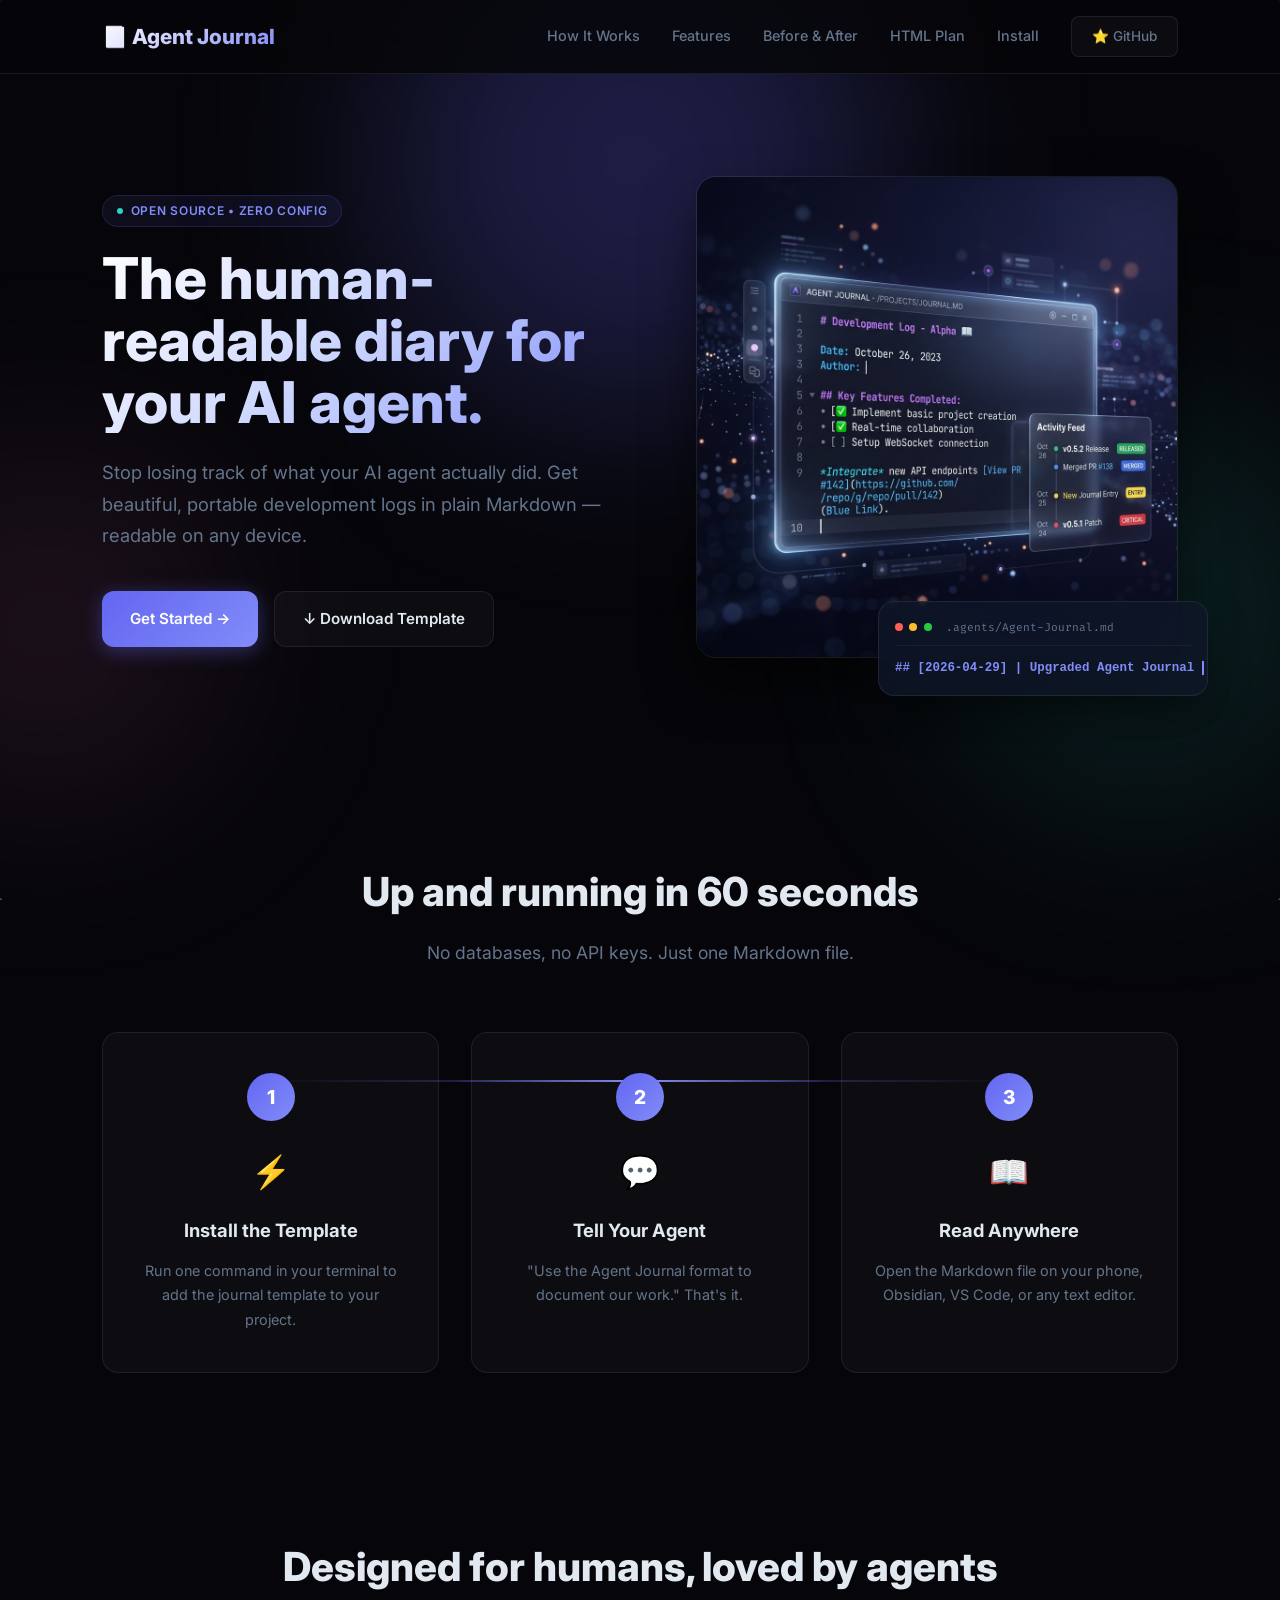
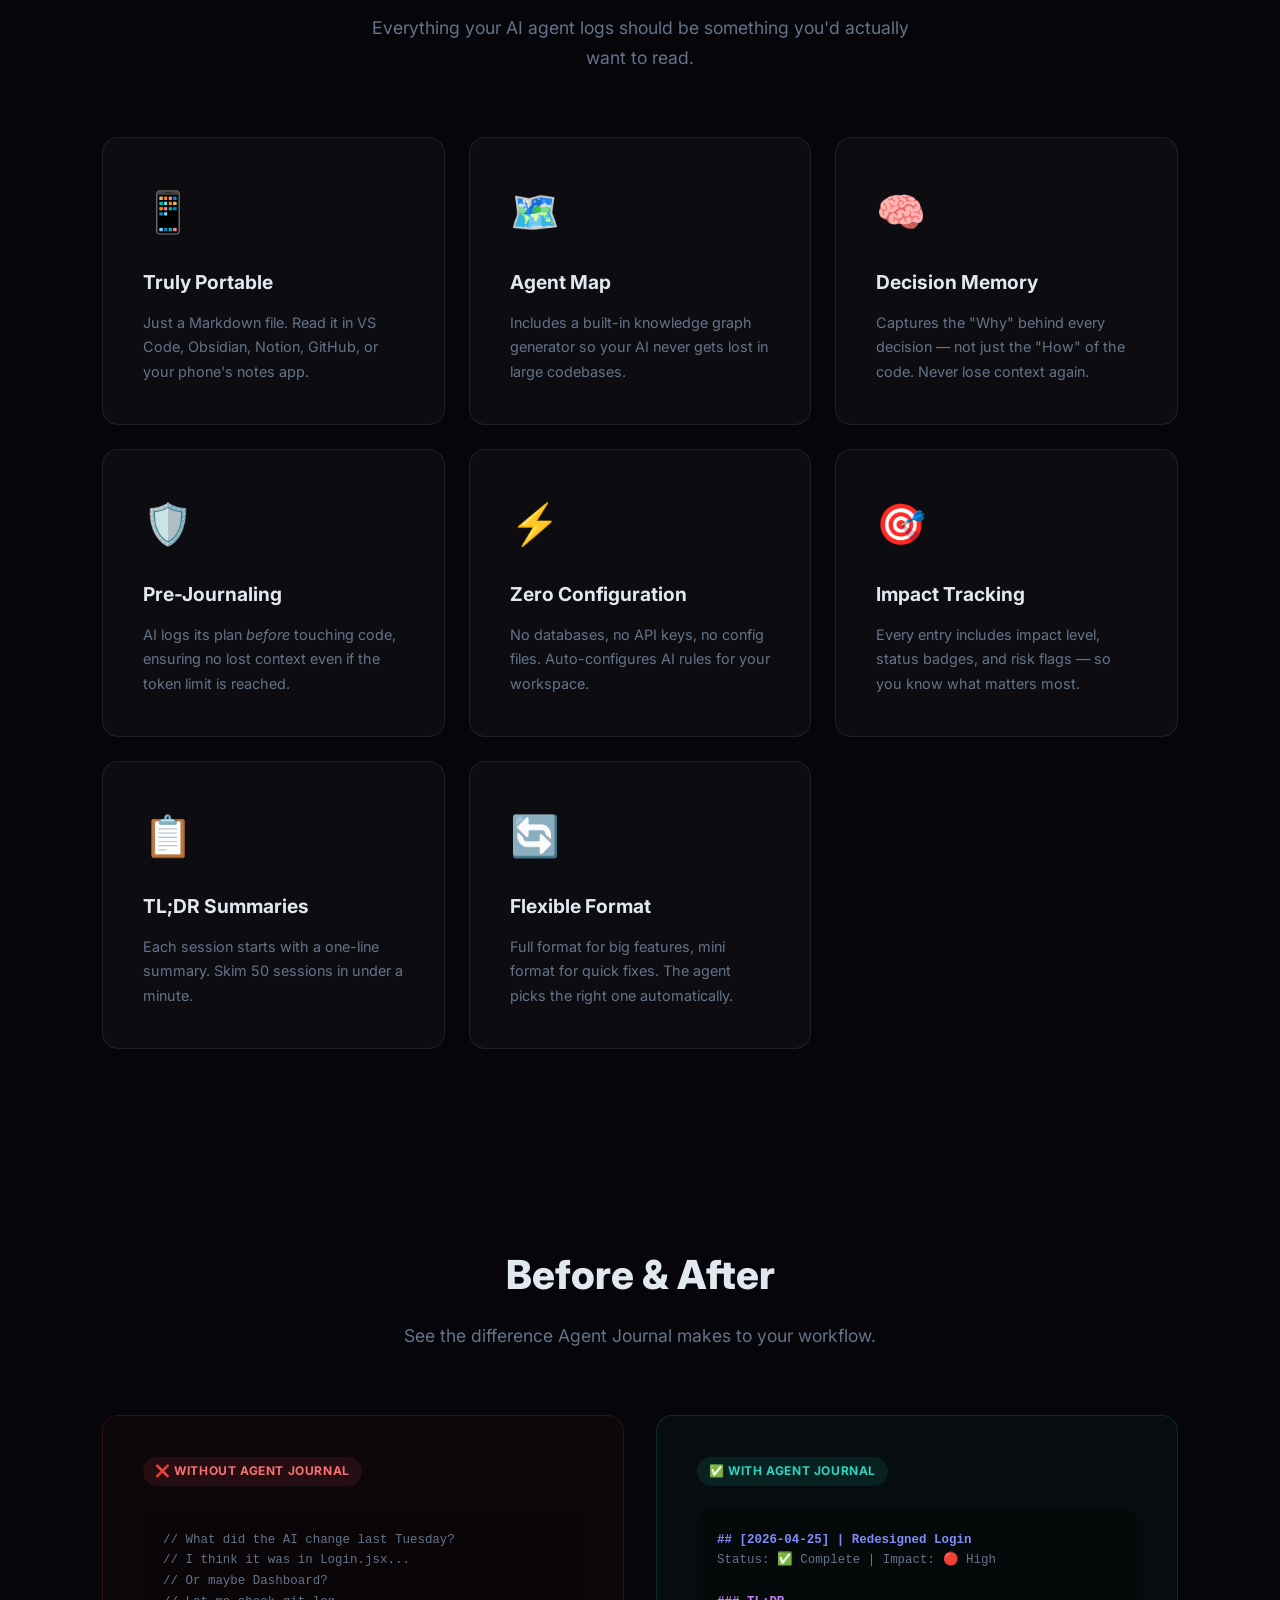
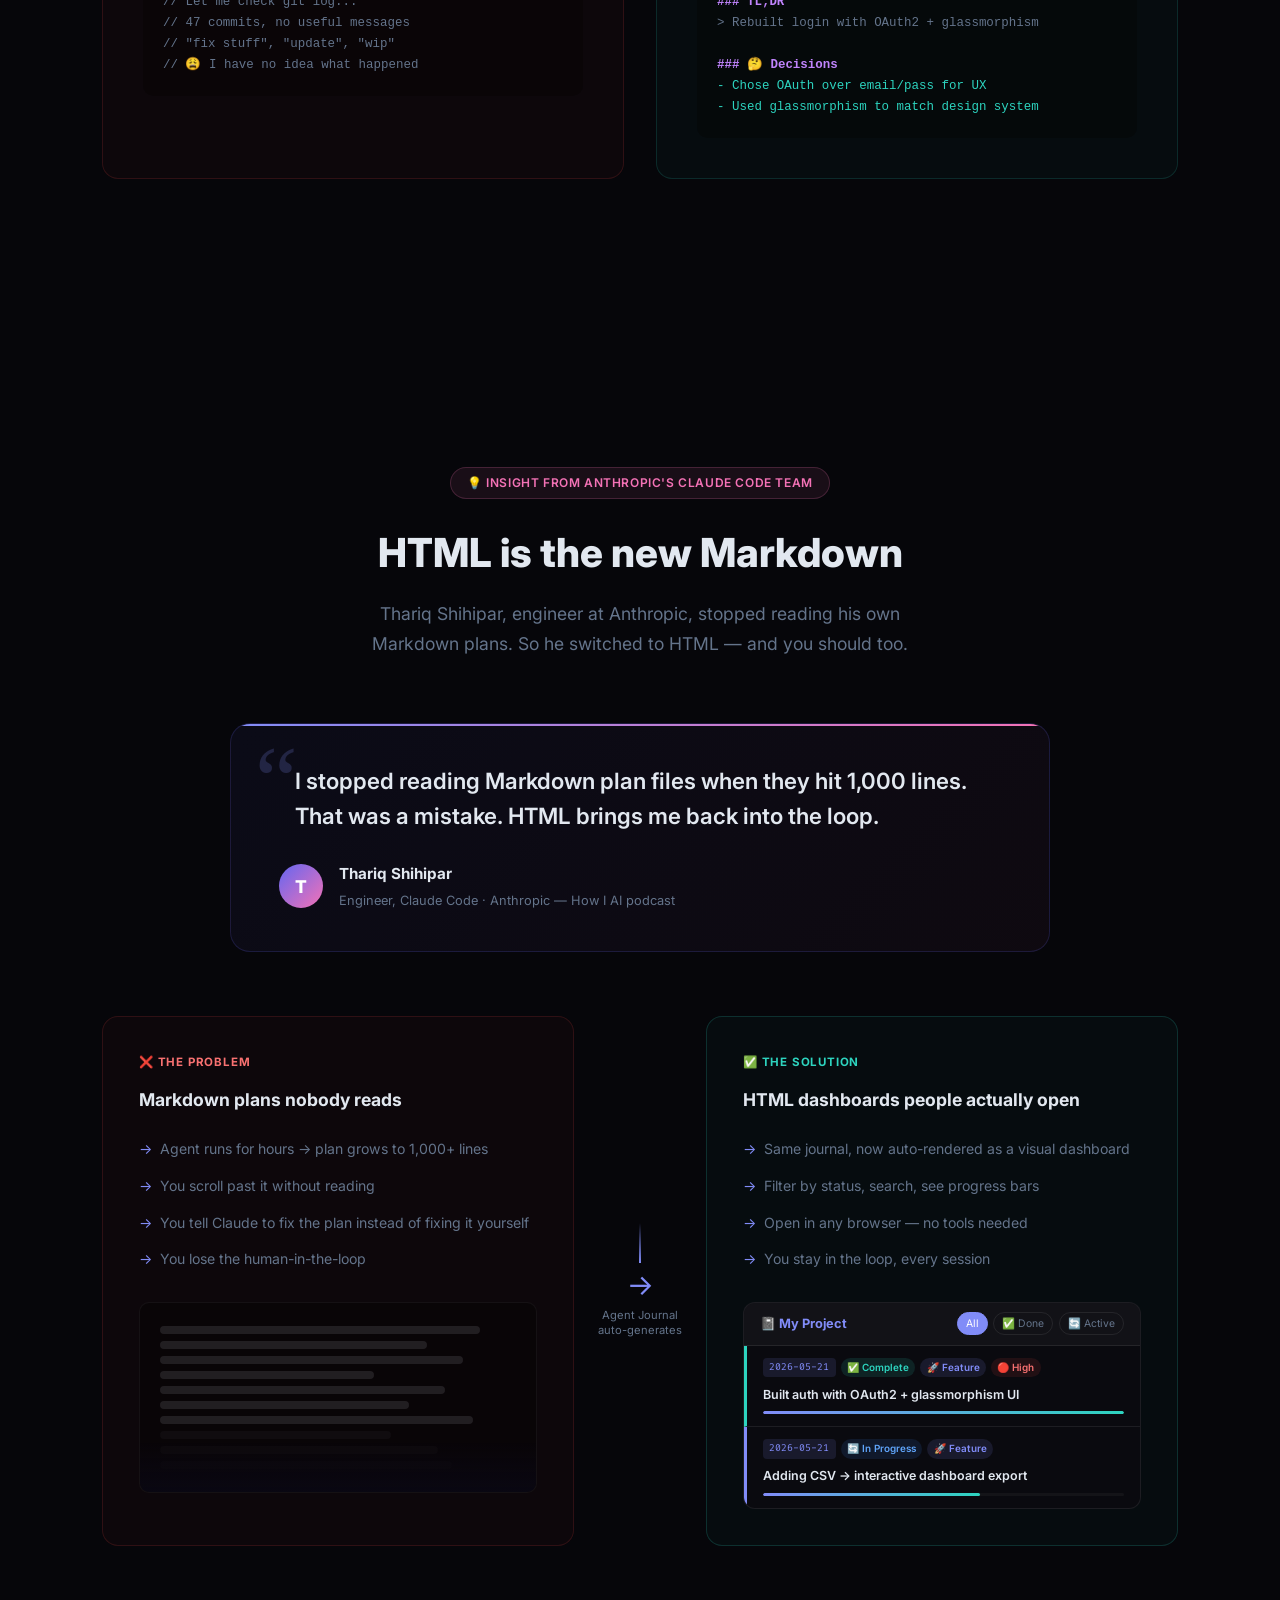
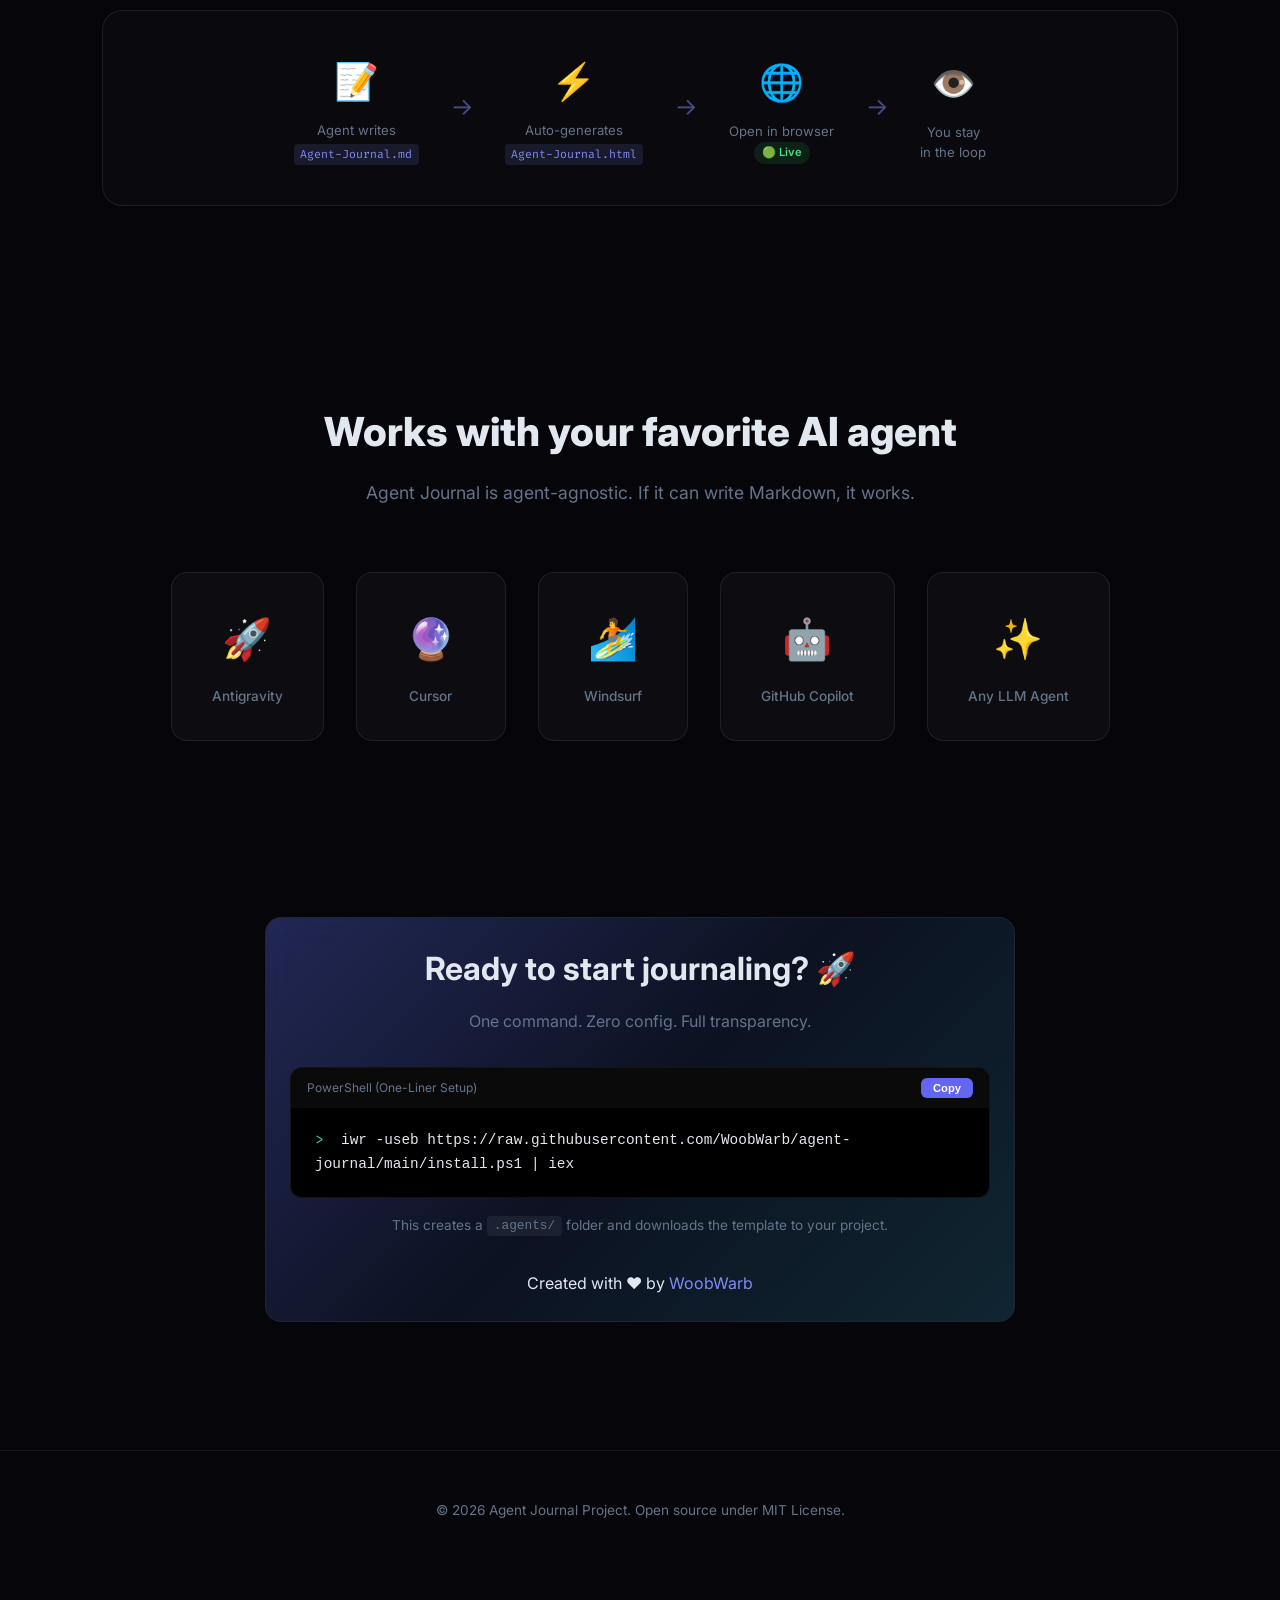
<file: index.html>
<!DOCTYPE html>
<html lang="en">
<head>
    <meta charset="UTF-8">
    <meta name="viewport" content="width=device-width, initial-scale=1.0">
    <title>Agent Journal | Human-Readable AI Development Diary</title>
    <meta name="description" content="Stop losing track of what your AI agent did. Agent Journal creates beautiful, portable development histories in Markdown that you can read anywhere.">
    <meta property="og:title" content="Agent Journal — The Human-Readable AI Diary">
    <meta property="og:description" content="A lightweight skill for AI coding assistants that documents every change in clean, portable Markdown.">
    <meta property="og:type" content="website">
    <meta property="og:image" content="hero.png">
    <link rel="icon" href="data:image/svg+xml,<svg xmlns='http://www.w3.org/2000/svg' viewBox='0 0 100 100'><text y='.9em' font-size='90'>📓</text></svg>">
    <link rel="stylesheet" href="style.css">
    <link rel="preconnect" href="https://fonts.googleapis.com">
    <link rel="preconnect" href="https://fonts.gstatic.com" crossorigin>
    <link href="https://fonts.googleapis.com/css2?family=Inter:wght@300;400;500;600;800&family=Fira+Code:wght@400;500&display=swap" rel="stylesheet">
</head>
<body>
    <!-- Ambient background -->
    <div class="glow-orb orb-1"></div>
    <div class="glow-orb orb-2"></div>
    <div class="glow-orb orb-3"></div>
    <canvas id="particles-canvas"></canvas>

    <!-- Nav -->
    <nav id="navbar">
        <div class="container">
            <div class="logo">📓 Agent Journal</div>
            <div class="nav-links" id="navLinks">
                <a href="#how-it-works">How It Works</a>
                <a href="#features">Features</a>
                <a href="#comparison">Before & After</a>
                <a href="#html-new-md">HTML Plan</a>
                <a href="#setup">Install</a>
                <a href="https://github.com/WoobWarb/agent-journal" target="_blank" class="github-btn">⭐ GitHub</a>
            </div>
            <div class="hamburger" id="hamburger" onclick="toggleMenu()">
                <span></span><span></span><span></span>
            </div>
        </div>
    </nav>

    <!-- Hero -->
    <header class="hero">
        <div class="container grid">
            <div class="hero-content">
                <span class="badge"><span class="pulse"></span> Open Source • Zero Config</span>
                <h1>The human-readable diary for your AI agent.</h1>
                <p>Stop losing track of what your AI agent actually did. Get beautiful, portable development logs in plain Markdown — readable on any device.</p>
                <div class="hero-btns">
                    <a href="#setup" class="btn primary">Get Started →</a>
                    <a href="Agent-Journal.md" download class="btn secondary">↓ Download Template</a>
                </div>
            </div>
            <div class="hero-image">
                <img src="hero.png" alt="Agent Journal Preview" loading="eager">
                <div class="glass-card preview-card" id="typing-card">
                    <div class="card-header">
                        <span class="dot red"></span>
                        <span class="dot yellow"></span>
                        <span class="dot green"></span>
                        <span class="filename">.agents/Agent-Journal.md</span>
                    </div>
                    <div class="card-body">
                        <pre><code id="typed-code"></code></pre>
                    </div>
                </div>
            </div>
        </div>
    </header>

    <!-- How It Works -->
    <section id="how-it-works" class="how-it-works">
        <div class="container">
            <div class="section-title reveal">
                <h2>Up and running in 60 seconds</h2>
                <p>No databases, no API keys. Just one Markdown file.</p>
            </div>
            <div class="steps-grid">
                <div class="step-card reveal">
                    <div class="step-number">1</div>
                    <div class="icon">⚡</div>
                    <h3>Install the Template</h3>
                    <p>Run one command in your terminal to add the journal template to your project.</p>
                </div>
                <div class="step-card reveal">
                    <div class="step-number">2</div>
                    <div class="icon">💬</div>
                    <h3>Tell Your Agent</h3>
                    <p>"Use the Agent Journal format to document our work." That's it.</p>
                </div>
                <div class="step-card reveal">
                    <div class="step-number">3</div>
                    <div class="icon">📖</div>
                    <h3>Read Anywhere</h3>
                    <p>Open the Markdown file on your phone, Obsidian, VS Code, or any text editor.</p>
                </div>
            </div>
        </div>
    </section>

    <!-- Features -->
    <section id="features" class="features">
        <div class="container">
            <div class="section-title reveal">
                <h2>Designed for humans, loved by agents</h2>
                <p>Everything your AI agent logs should be something you'd actually want to read.</p>
            </div>
            <div class="feature-grid">
                <div class="feature-card reveal">
                    <div class="icon">📱</div>
                    <h3>Truly Portable</h3>
                    <p>Just a Markdown file. Read it in VS Code, Obsidian, Notion, GitHub, or your phone's notes app.</p>
                </div>
                <div class="feature-card reveal">
                    <div class="icon">🗺️</div>
                    <h3>Agent Map</h3>
                    <p>Includes a built-in knowledge graph generator so your AI never gets lost in large codebases.</p>
                </div>
                <div class="feature-card reveal">
                    <div class="icon">🧠</div>
                    <h3>Decision Memory</h3>
                    <p>Captures the "Why" behind every decision — not just the "How" of the code. Never lose context again.</p>
                </div>
                <div class="feature-card reveal">
                    <div class="icon">🛡️</div>
                    <h3>Pre-Journaling</h3>
                    <p>AI logs its plan <i>before</i> touching code, ensuring no lost context even if the token limit is reached.</p>
                </div>
                <div class="feature-card reveal">
                    <div class="icon">⚡</div>
                    <h3>Zero Configuration</h3>
                    <p>No databases, no API keys, no config files. Auto-configures AI rules for your workspace.</p>
                </div>
                <div class="feature-card reveal">
                    <div class="icon">🎯</div>
                    <h3>Impact Tracking</h3>
                    <p>Every entry includes impact level, status badges, and risk flags — so you know what matters most.</p>
                </div>
                <div class="feature-card reveal">
                    <div class="icon">📋</div>
                    <h3>TL;DR Summaries</h3>
                    <p>Each session starts with a one-line summary. Skim 50 sessions in under a minute.</p>
                </div>
                <div class="feature-card reveal">
                    <div class="icon">🔄</div>
                    <h3>Flexible Format</h3>
                    <p>Full format for big features, mini format for quick fixes. The agent picks the right one automatically.</p>
                </div>
            </div>
        </div>
    </section>

    <!-- Before / After -->
    <section id="comparison" class="comparison">
        <div class="container">
            <div class="section-title reveal">
                <h2>Before & After</h2>
                <p>See the difference Agent Journal makes to your workflow.</p>
            </div>
            <div class="comparison-grid reveal">
                <div class="compare-card before">
                    <span class="compare-label">❌ Without Agent Journal</span>
                    <pre><code>// What did the AI change last Tuesday?
// I think it was in Login.jsx...
// Or maybe Dashboard? 
// Let me check git log...
// 47 commits, no useful messages
// "fix stuff", "update", "wip"
// 😩 I have no idea what happened</code></pre>
                </div>
                <div class="compare-card after">
                    <span class="compare-label">✅ With Agent Journal</span>
                    <pre><code><span class="md-h2">## [2026-04-25] | Redesigned Login</span>
<span class="md-meta">Status: ✅ Complete | Impact: 🔴 High</span>

<span class="md-h3">### TL;DR</span>
<span class="md-meta">> Rebuilt login with OAuth2 + glassmorphism</span>

<span class="md-h3">### 🤔 Decisions</span>
<span class="md-check">- Chose OAuth over email/pass for UX</span>
<span class="md-check">- Used glassmorphism to match design system</span></code></pre>
                </div>
            </div>
        </div>
    </section>

    <!-- Compatible With -->
    <section class="compatible">

    <!-- HTML is the new Markdown -->
    <section id="html-new-md" class="html-new-md">
        <div class="container">
            <div class="section-title reveal">
                <span class="quote-source-badge">💡 Insight from Anthropic's Claude Code Team</span>
                <h2>HTML is the new Markdown</h2>
                <p>Thariq Shihipar, engineer at Anthropic, stopped reading his own Markdown plans. So he switched to HTML — and you should too.</p>
            </div>

            <!-- Pull quote -->
            <div class="pull-quote reveal">
                <div class="pull-quote-inner">
                    <div class="quote-mark">&ldquo;</div>
                    <blockquote>I stopped reading Markdown plan files when they hit 1,000 lines.<br>That was a mistake. HTML brings me back into the loop.</blockquote>
                    <div class="quote-attribution">
                        <div class="quote-avatar">T</div>
                        <div>
                            <div class="quote-name">Thariq Shihipar</div>
                            <div class="quote-role">Engineer, Claude Code · Anthropic — How I AI podcast</div>
                        </div>
                    </div>
                </div>
            </div>

            <!-- Problem vs Solution -->
            <div class="html-md-grid reveal">
                <div class="html-md-card problem">
                    <div class="html-md-label">❌ The Problem</div>
                    <h3>Markdown plans nobody reads</h3>
                    <ul class="html-md-list">
                        <li>Agent runs for hours → plan grows to 1,000+ lines</li>
                        <li>You scroll past it without reading</li>
                        <li>You tell Claude to fix the plan instead of fixing it yourself</li>
                        <li>You lose the human-in-the-loop</li>
                    </ul>
                    <div class="md-preview-box">
                        <div class="md-preview-line" style="width:90%"></div>
                        <div class="md-preview-line" style="width:75%"></div>
                        <div class="md-preview-line" style="width:85%"></div>
                        <div class="md-preview-line" style="width:60%"></div>
                        <div class="md-preview-line" style="width:80%"></div>
                        <div class="md-preview-line" style="width:70%"></div>
                        <div class="md-preview-line" style="width:88%"></div>
                        <div class="md-preview-line" style="width:65%; opacity:.3"></div>
                        <div class="md-preview-line" style="width:78%; opacity:.2"></div>
                        <div class="md-preview-line" style="width:82%; opacity:.1"></div>
                        <div class="md-fade-out"></div>
                    </div>
                </div>

                <div class="html-md-arrow">
                    <div class="arrow-line"></div>
                    <div class="arrow-tip">→</div>
                    <div class="arrow-label">Agent Journal<br>auto-generates</div>
                </div>

                <div class="html-md-card solution">
                    <div class="html-md-label">✅ The Solution</div>
                    <h3>HTML dashboards people actually open</h3>
                    <ul class="html-md-list">
                        <li>Same journal, now auto-rendered as a visual dashboard</li>
                        <li>Filter by status, search, see progress bars</li>
                        <li>Open in any browser — no tools needed</li>
                        <li>You stay in the loop, every session</li>
                    </ul>
                    <!-- Mini dashboard mockup -->
                    <div class="mini-dashboard">
                        <div class="mini-db-bar">
                            <span class="mini-db-logo">📓 My Project</span>
                            <div class="mini-db-pills">
                                <span class="mini-pill active">All</span>
                                <span class="mini-pill">✅ Done</span>
                                <span class="mini-pill">🔄 Active</span>
                            </div>
                        </div>
                        <div class="mini-card complete">
                            <div class="mini-card-meta"><span class="mini-date">2026-05-21</span><span class="mini-tag done">✅ Complete</span><span class="mini-tag feature">🚀 Feature</span><span class="mini-tag high">🔴 High</span></div>
                            <div class="mini-card-title">Built auth with OAuth2 + glassmorphism UI</div>
                            <div class="mini-progress"><div class="mini-progress-fill" style="width:100%"></div></div>
                        </div>
                        <div class="mini-card in-progress">
                            <div class="mini-card-meta"><span class="mini-date">2026-05-21</span><span class="mini-tag wip">🔄 In Progress</span><span class="mini-tag feature">🚀 Feature</span></div>
                            <div class="mini-card-title">Adding CSV → interactive dashboard export</div>
                            <div class="mini-progress"><div class="mini-progress-fill" style="width:60%"></div></div>
                        </div>
                    </div>
                </div>
            </div>

            <!-- Flow diagram -->
            <div class="html-flow reveal">
                <div class="flow-step">
                    <div class="flow-icon">📝</div>
                    <div class="flow-label">Agent writes<br><code>Agent-Journal.md</code></div>
                </div>
                <div class="flow-arrow">→</div>
                <div class="flow-step">
                    <div class="flow-icon">⚡</div>
                    <div class="flow-label">Auto-generates<br><code>Agent-Journal.html</code></div>
                </div>
                <div class="flow-arrow">→</div>
                <div class="flow-step">
                    <div class="flow-icon">🌐</div>
                    <div class="flow-label">Open in browser<br><span class="flow-badge">🟢 Live</span></div>
                </div>
                <div class="flow-arrow">→</div>
                <div class="flow-step">
                    <div class="flow-icon">👁️</div>
                    <div class="flow-label">You stay<br>in the loop</div>
                </div>
            </div>
        </div>
    </section>

    <!-- Compatible With -->
    <section class="compatible">
        <div class="container">
            <div class="section-title reveal">
                <h2>Works with your favorite AI agent</h2>
                <p>Agent Journal is agent-agnostic. If it can write Markdown, it works.</p>
            </div>
            <div class="compat-grid reveal">
                <div class="compat-item">
                    <span class="compat-icon">🚀</span>
                    <span>Antigravity</span>
                </div>
                <div class="compat-item">
                    <span class="compat-icon">🔮</span>
                    <span>Cursor</span>
                </div>
                <div class="compat-item">
                    <span class="compat-icon">🏄</span>
                    <span>Windsurf</span>
                </div>
                <div class="compat-item">
                    <span class="compat-icon">🤖</span>
                    <span>GitHub Copilot</span>
                </div>
                <div class="compat-item">
                    <span class="compat-icon">✨</span>
                    <span>Any LLM Agent</span>
                </div>
            </div>
        </div>
    </section>

    <!-- Setup CTA -->
    <section id="setup" class="setup">
        <div class="container">
            <div class="glass-card setup-card reveal">
                <h2>Ready to start journaling? 🚀</h2>
                <p>One command. Zero config. Full transparency.</p>
                <div class="terminal" id="terminal-card">
                    <div class="terminal-header">
                        <span class="terminal-title">PowerShell (One-Liner Setup)</span>
                        <button class="copy-btn" id="copyBtn" onclick="copyCommand()">Copy</button>
                    </div>
                    <div class="terminal-body">
                        <span class="prompt">></span> <code id="install-cmd">iwr -useb https://raw.githubusercontent.com/WoobWarb/agent-journal/main/install.ps1 | iex</code>
                    </div>
                </div>
                <p class="hint">This creates a <code>.agents/</code> folder and downloads the template to your project.</p>
                <div class="footer-links">
                    <p>Created with ❤️ by <a href="https://github.com/WoobWarb">WoobWarb</a></p>
                </div>
            </div>
        </div>
    </section>

    <footer>
        <div class="container">
            <p>&copy; 2026 Agent Journal Project. Open source under MIT License.</p>
        </div>
    </footer>

    <script>
    // === Particles ===
    (function() {
        const canvas = document.getElementById('particles-canvas');
        const ctx = canvas.getContext('2d');
        let particles = [];
        const COUNT = 50;

        function resize() { canvas.width = window.innerWidth; canvas.height = window.innerHeight; }
        window.addEventListener('resize', resize); resize();

        for (let i = 0; i < COUNT; i++) {
            particles.push({
                x: Math.random() * canvas.width, y: Math.random() * canvas.height,
                vx: (Math.random() - 0.5) * 0.3, vy: (Math.random() - 0.5) * 0.3,
                r: Math.random() * 1.5 + 0.5, a: Math.random() * 0.5 + 0.1
            });
        }

        function draw() {
            ctx.clearRect(0, 0, canvas.width, canvas.height);
            particles.forEach(p => {
                p.x += p.vx; p.y += p.vy;
                if (p.x < 0) p.x = canvas.width; if (p.x > canvas.width) p.x = 0;
                if (p.y < 0) p.y = canvas.height; if (p.y > canvas.height) p.y = 0;
                ctx.beginPath(); ctx.arc(p.x, p.y, p.r, 0, Math.PI * 2);
                ctx.fillStyle = `rgba(129, 140, 248, ${p.a})`; ctx.fill();
            });
            requestAnimationFrame(draw);
        }
        draw();
    })();

    // === Typing Effect ===
    (function() {
        const lines = [
            { text: '## [2026-04-29] | Upgraded Agent Journal', cls: 'md-h2' },
            { text: '**Status:** ✅ Complete', cls: 'md-meta' },
            { text: '**Type:** 🚀 Feature | **Impact:** 🔴 High', cls: 'md-meta' },
            { text: '', cls: '' },
            { text: '### TL;DR', cls: 'md-h3' },
            { text: '> Rebuilt the entire landing page & skill format', cls: 'md-meta' },
            { text: '', cls: '' },
            { text: '### 📝 Actions', cls: 'md-h3' },
            { text: '- [x] Added animated particles', cls: 'md-check' },
            { text: '- [x] Built typing effect demo', cls: 'md-check' },
            { text: '- [ ] ⏳ Add dark/light toggle', cls: 'md-pending' },
        ];

        const el = document.getElementById('typed-code');
        let lineIdx = 0, charIdx = 0, html = '';

        function type() {
            if (lineIdx >= lines.length) {
                setTimeout(() => { el.innerHTML = ''; html = ''; lineIdx = 0; charIdx = 0; type(); }, 3000);
                return;
            }
            const line = lines[lineIdx];
            if (charIdx === 0 && line.cls) html += `<span class="${line.cls}">`;
            if (charIdx < line.text.length) {
                html += line.text[charIdx]; charIdx++;
                el.innerHTML = html + '<span class="typing-line"> </span>';
                setTimeout(type, 25 + Math.random() * 20);
            } else {
                if (line.cls) html += '</span>';
                html += '\n'; lineIdx++; charIdx = 0;
                setTimeout(type, 80);
            }
        }
        setTimeout(type, 1500);
    })();

    // === Scroll Reveal ===
    const observer = new IntersectionObserver((entries) => {
        entries.forEach(e => { if (e.isIntersecting) e.target.classList.add('visible'); });
    }, { threshold: 0.15 });
    document.querySelectorAll('.reveal').forEach(el => observer.observe(el));

    // === Nav scroll ===
    window.addEventListener('scroll', () => {
        document.getElementById('navbar').classList.toggle('scrolled', window.scrollY > 50);
    });

    // === Hamburger ===
    function toggleMenu() {
        document.getElementById('hamburger').classList.toggle('active');
        document.getElementById('navLinks').classList.toggle('open');
    }
    document.querySelectorAll('.nav-links a').forEach(a => {
        a.addEventListener('click', () => {
            document.getElementById('hamburger').classList.remove('active');
            document.getElementById('navLinks').classList.remove('open');
        });
    });

    // === Copy ===
    function copyCommand() {
        const cmd = document.getElementById('install-cmd').innerText;
        navigator.clipboard.writeText(cmd).then(() => {
            const btn = document.getElementById('copyBtn');
            btn.innerText = 'Copied!'; btn.classList.add('copied');
            setTimeout(() => { btn.innerText = 'Copy'; btn.classList.remove('copied'); }, 2000);
        });
    }
    </script>
</body>
</html>
</file>
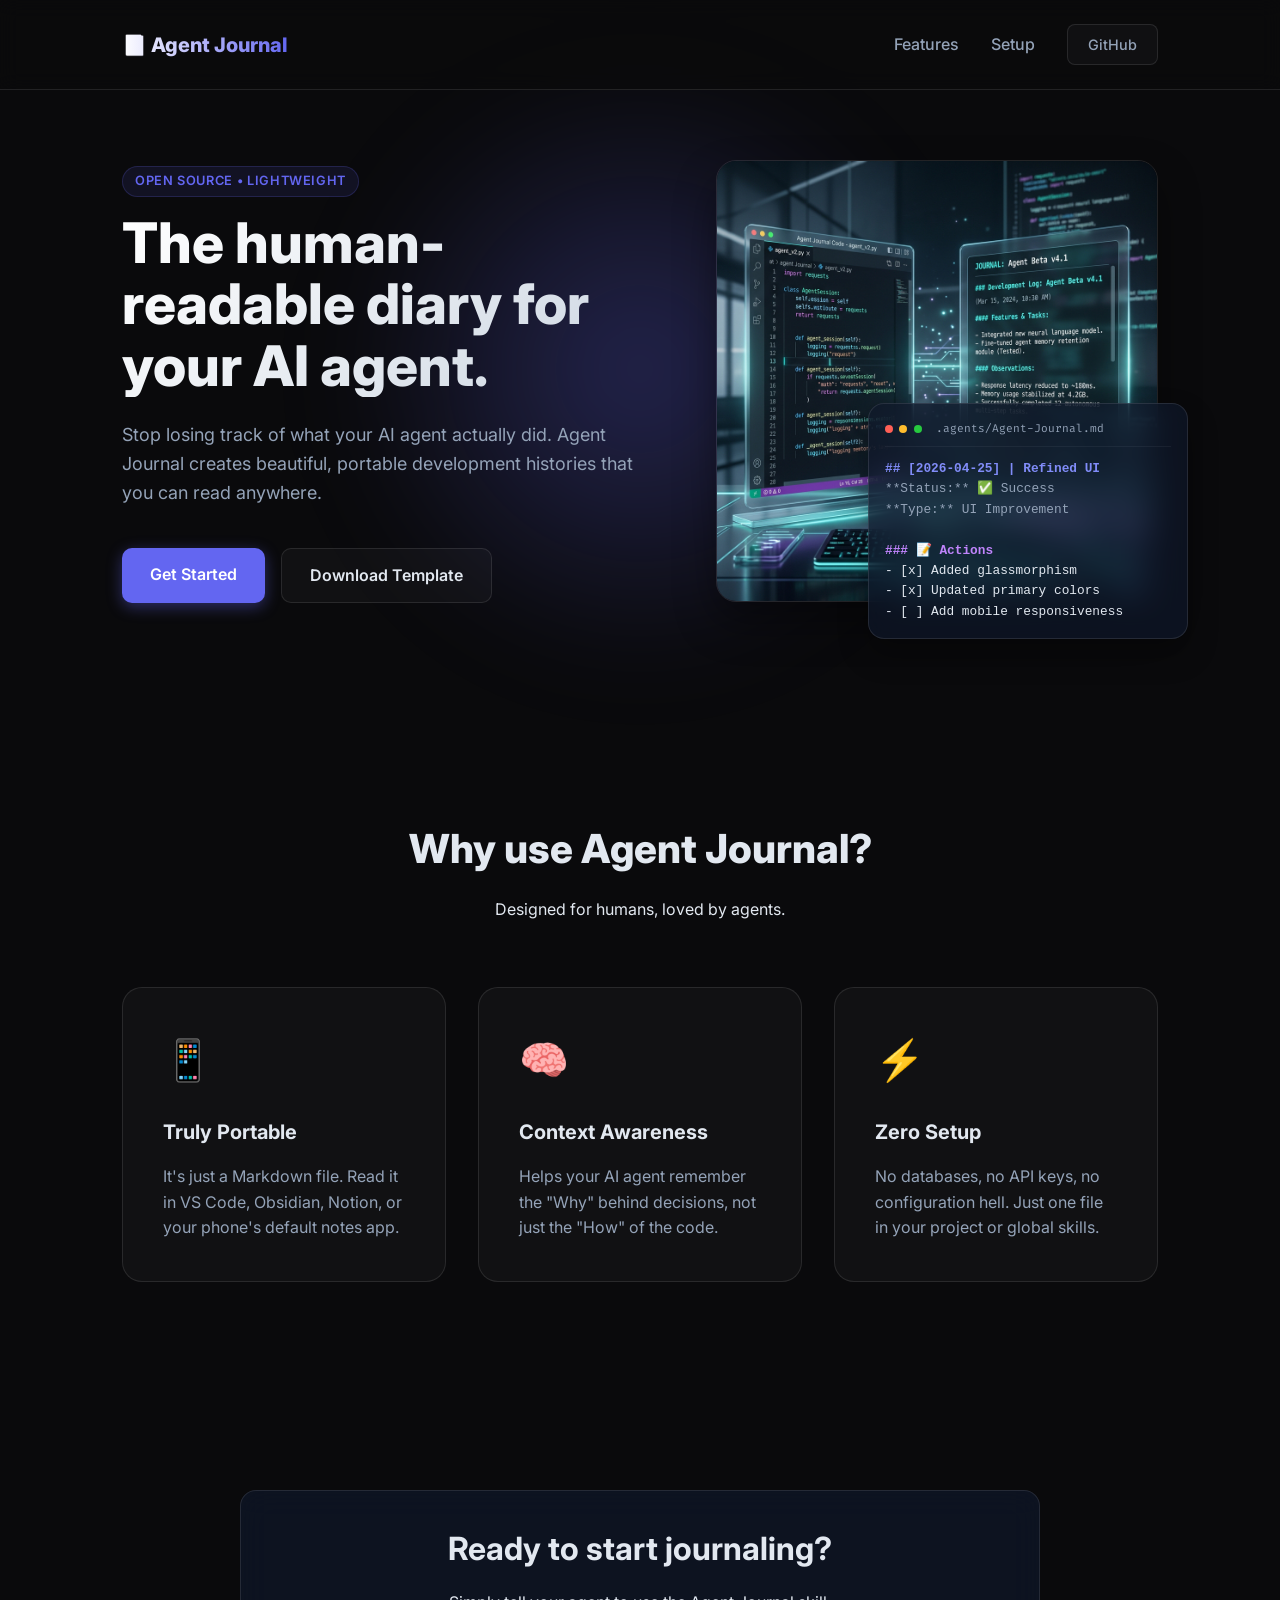
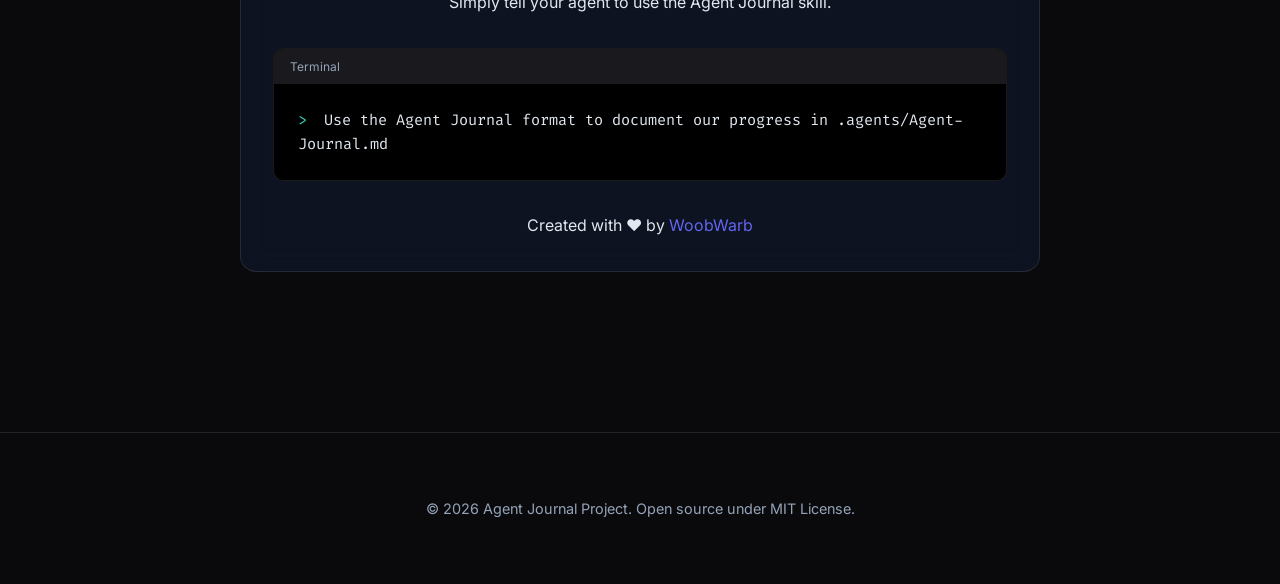
<file: website/index.html>
<!DOCTYPE html>
<html lang="en">
<head>
    <meta charset="UTF-8">
    <meta name="viewport" content="width=device-width, initial-scale=1.0">
    <title>Agent Journal | Human-Readable AI Development Diary</title>
    <link rel="stylesheet" href="style.css">
    <link rel="preconnect" href="https://fonts.googleapis.com">
    <link rel="preconnect" href="https://fonts.gstatic.com" crossorigin>
    <link href="https://fonts.googleapis.com/css2?family=Inter:wght@300;400;600;800&family=Fira+Code:wght@400;500&display=swap" rel="stylesheet">
</head>
<body>
    <nav>
        <div class="container">
            <div class="logo">📓 Agent Journal</div>
            <div class="nav-links">
                <a href="#features">Features</a>
                <a href="#setup">Setup</a>
                <a href="https://github.com/WoobWarb" target="_blank" class="github-btn">GitHub</a>
            </div>
        </div>
    </nav>

    <header class="hero">
        <div class="container grid">
            <div class="hero-content">
                <span class="badge">Open Source • Lightweight</span>
                <h1>The human-readable diary for your AI agent.</h1>
                <p>Stop losing track of what your AI agent actually did. Agent Journal creates beautiful, portable development histories that you can read anywhere.</p>
                <div class="hero-btns">
                    <a href="#setup" class="btn primary">Get Started</a>
                    <a href="Agent-Journal.md" download class="btn secondary">Download Template</a>
                </div>
            </div>
            <div class="hero-image">
                <img src="hero.png" alt="Agent Journal Preview">
                <div class="glass-card preview-card">
                    <div class="card-header">
                        <span class="dot red"></span>
                        <span class="dot yellow"></span>
                        <span class="dot green"></span>
                        <span class="filename">.agents/Agent-Journal.md</span>
                    </div>
                    <div class="card-body">
                        <pre><code><span class="md-h2">## [2026-04-25] | Refined UI</span>
<span class="md-meta">**Status:** ✅ Success</span>
<span class="md-meta">**Type:** UI Improvement</span>

<span class="md-h3">### 📝 Actions</span>
- [x] Added glassmorphism
- [x] Updated primary colors
- [ ] Add mobile responsiveness</code></pre>
                    </div>
                </div>
            </div>
        </div>
    </header>

    <section id="features" class="features">
        <div class="container">
            <div class="section-title">
                <h2>Why use Agent Journal?</h2>
                <p>Designed for humans, loved by agents.</p>
            </div>
            <div class="feature-grid">
                <div class="feature-card">
                    <div class="icon">📱</div>
                    <h3>Truly Portable</h3>
                    <p>It's just a Markdown file. Read it in VS Code, Obsidian, Notion, or your phone's default notes app.</p>
                </div>
                <div class="feature-card">
                    <div class="icon">🧠</div>
                    <h3>Context Awareness</h3>
                    <p>Helps your AI agent remember the "Why" behind decisions, not just the "How" of the code.</p>
                </div>
                <div class="feature-card">
                    <div class="icon">⚡</div>
                    <h3>Zero Setup</h3>
                    <p>No databases, no API keys, no configuration hell. Just one file in your project or global skills.</p>
                </div>
            </div>
        </div>
    </section>

    <section id="setup" class="setup">
        <div class="container">
            <div class="glass-card setup-card">
                <h2>Ready to start journaling?</h2>
                <p>Simply tell your agent to use the Agent Journal skill.</p>
                <div class="terminal">
                    <div class="terminal-header">Terminal</div>
                    <div class="terminal-body">
                        <span class="prompt">></span> Use the Agent Journal format to document our progress in .agents/Agent-Journal.md
                    </div>
                </div>
                <div class="footer-links">
                    <p>Created with ❤️ by <a href="https://github.com/WoobWarb">WoobWarb</a></p>
                </div>
            </div>
        </div>
    </section>

    <footer>
        <div class="container">
            <p>&copy; 2026 Agent Journal Project. Open source under MIT License.</p>
        </div>
    </footer>
</body>
</html>
</file>
<file: style.css>
:root {
    --bg: #06060a;
    --bg-alt: #0c0c14;
    --card-bg: rgba(255, 255, 255, 0.03);
    --border: rgba(255, 255, 255, 0.08);
    --border-hover: rgba(255, 255, 255, 0.15);
    --text: #e2e8f0;
    --text-muted: #64748b;
    --primary: #818cf8;
    --primary-deep: #6366f1;
    --primary-glow: rgba(99, 102, 241, 0.25);
    --secondary: #2dd4bf;
    --accent: #f472b6;
    --glass: rgba(15, 23, 42, 0.75);
    --radius: 16px;
}

* { margin: 0; padding: 0; box-sizing: border-box; }

html { scroll-behavior: smooth; }

body {
    background-color: var(--bg);
    color: var(--text);
    font-family: 'Inter', sans-serif;
    line-height: 1.7;
    overflow-x: hidden;
}

.container { max-width: 1140px; margin: 0 auto; padding: 0 2rem; }

/* ===== ANIMATED BG ===== */
#particles-canvas {
    position: fixed; top: 0; left: 0; width: 100%; height: 100%;
    z-index: 0; pointer-events: none; opacity: 0.5;
}

.glow-orb {
    position: fixed; border-radius: 50%; filter: blur(100px);
    z-index: 0; pointer-events: none; animation: orbFloat 20s ease-in-out infinite;
}
.glow-orb.orb-1 { width: 500px; height: 500px; background: var(--primary-glow); top: -10%; left: 30%; }
.glow-orb.orb-2 { width: 400px; height: 400px; background: rgba(45, 212, 191, 0.12); bottom: 10%; right: -5%; animation-delay: -7s; }
.glow-orb.orb-3 { width: 350px; height: 350px; background: rgba(244, 114, 182, 0.1); top: 50%; left: -10%; animation-delay: -14s; }

@keyframes orbFloat {
    0%, 100% { transform: translate(0, 0) scale(1); }
    33% { transform: translate(30px, -20px) scale(1.05); }
    66% { transform: translate(-20px, 15px) scale(0.95); }
}

/* ===== NAV ===== */
nav {
    padding: 1rem 0; position: fixed; width: 100%; top: 0; z-index: 100;
    background: rgba(6, 6, 10, 0.85); backdrop-filter: blur(20px);
    border-bottom: 1px solid var(--border); transition: all 0.3s;
}
nav.scrolled { box-shadow: 0 4px 30px rgba(0,0,0,0.3); }
nav .container { display: flex; justify-content: space-between; align-items: center; }

.logo {
    font-weight: 800; font-size: 1.3rem; display: flex; align-items: center; gap: 0.5rem;
    background: linear-gradient(135deg, #fff 0%, var(--primary) 100%);
    -webkit-background-clip: text; -webkit-text-fill-color: transparent;
}

.nav-links { display: flex; gap: 2rem; align-items: center; }
.nav-links a {
    text-decoration: none; color: var(--text-muted); font-weight: 500; font-size: 0.9rem;
    transition: color 0.3s; position: relative;
}
.nav-links a::after {
    content: ''; position: absolute; bottom: -4px; left: 0; width: 0; height: 2px;
    background: var(--primary); transition: width 0.3s;
}
.nav-links a:hover { color: var(--text); }
.nav-links a:hover::after { width: 100%; }
.nav-links a.active { color: var(--primary); }
.nav-links a.active::after { width: 100%; }

.github-btn {
    padding: 0.5rem 1.25rem !important; background: var(--card-bg) !important;
    border: 1px solid var(--border) !important; border-radius: 8px !important;
    font-size: 0.85rem !important; transition: all 0.3s !important;
}
.github-btn:hover { background: rgba(255,255,255,0.06) !important; border-color: var(--primary) !important; }
.github-btn::after { display: none !important; }

/* Hamburger */
.hamburger { display: none; flex-direction: column; gap: 5px; cursor: pointer; z-index: 200; }
.hamburger span { width: 24px; height: 2px; background: var(--text); transition: all 0.3s; border-radius: 2px; }
.hamburger.active span:nth-child(1) { transform: rotate(45deg) translate(5px, 5px); }
.hamburger.active span:nth-child(2) { opacity: 0; }
.hamburger.active span:nth-child(3) { transform: rotate(-45deg) translate(5px, -5px); }

/* ===== HERO ===== */
header.hero { padding: 11rem 0 6rem; position: relative; z-index: 1; }

.grid { display: grid; grid-template-columns: 1.1fr 1fr; gap: 4rem; align-items: center; }

.hero-content h1 {
    font-size: 3.6rem; font-weight: 800; line-height: 1.08; margin-bottom: 1.5rem;
    background: linear-gradient(135deg, #fff 0%, #c7d2fe 50%, var(--primary) 100%);
    -webkit-background-clip: text; -webkit-text-fill-color: transparent;
}

.hero-content p { font-size: 1.15rem; color: var(--text-muted); margin-bottom: 2.5rem; max-width: 500px; }

.badge {
    display: inline-flex; align-items: center; gap: 0.5rem;
    padding: 0.3rem 0.85rem; background: rgba(99, 102, 241, 0.08);
    color: var(--primary); border: 1px solid rgba(99, 102, 241, 0.2);
    border-radius: 20px; font-size: 0.75rem; font-weight: 600;
    margin-bottom: 1.25rem; text-transform: uppercase; letter-spacing: 0.06em;
}
.badge .pulse { width: 6px; height: 6px; border-radius: 50%; background: var(--secondary); animation: pulse 2s infinite; }
@keyframes pulse { 0%, 100% { opacity: 1; transform: scale(1); } 50% { opacity: 0.5; transform: scale(1.5); } }

.hero-btns { display: flex; gap: 1rem; }
.btn {
    padding: 0.875rem 1.75rem; border-radius: 12px; text-decoration: none;
    font-weight: 600; font-size: 0.95rem; transition: all 0.3s; display: inline-flex;
    align-items: center; gap: 0.5rem;
}
.btn.primary {
    background: linear-gradient(135deg, var(--primary-deep), var(--primary));
    color: white; box-shadow: 0 4px 20px rgba(99, 102, 241, 0.4);
}
.btn.primary:hover { transform: translateY(-2px); box-shadow: 0 8px 30px rgba(99, 102, 241, 0.5); }
.btn.secondary { background: var(--card-bg); color: var(--text); border: 1px solid var(--border); }
.btn.secondary:hover { background: rgba(255, 255, 255, 0.06); border-color: var(--border-hover); }

/* Hero Image */
.hero-image { position: relative; }
.hero-image img {
    width: 100%; border-radius: 20px;
    box-shadow: 0 25px 50px rgba(0,0,0,0.5); border: 1px solid var(--border);
}

.glass-card {
    background: var(--glass); backdrop-filter: blur(20px);
    border: 1px solid var(--border); border-radius: var(--radius); padding: 1.5rem;
}

.preview-card {
    position: absolute; bottom: -30px; right: -30px; width: 330px; padding: 1rem;
    font-family: 'Fira Code', monospace; font-size: 0.78rem;
    box-shadow: 0 20px 40px rgba(0,0,0,0.4); animation: float 6s ease-in-out infinite;
}
@keyframes float { 0%, 100% { transform: translateY(0); } 50% { transform: translateY(-12px); } }

.card-header {
    display: flex; align-items: center; gap: 0.4rem;
    margin-bottom: 0.75rem; padding-bottom: 0.5rem; border-bottom: 1px solid rgba(255,255,255,0.05);
}
.dot { width: 8px; height: 8px; border-radius: 50%; }
.dot.red { background: #ff5f56; }
.dot.yellow { background: #ffbd2e; }
.dot.green { background: #27c93f; }
.filename { color: var(--text-muted); margin-left: 0.5rem; font-size: 0.7rem; }

.typing-line { border-right: 2px solid var(--primary); animation: blink 1s infinite; display: inline; }
@keyframes blink { 0%, 100% { border-color: var(--primary); } 50% { border-color: transparent; } }

.md-h2 { color: #818cf8; font-weight: bold; }
.md-h3 { color: #c084fc; font-weight: bold; }
.md-meta { color: var(--text-muted); }
.md-check { color: var(--secondary); }
.md-pending { color: var(--accent); }

/* ===== SECTION SHARED ===== */
section { position: relative; z-index: 1; }
.section-title { text-align: center; margin-bottom: 4rem; }
.section-title h2 { font-size: 2.5rem; font-weight: 800; margin-bottom: 0.75rem; }
.section-title p { color: var(--text-muted); font-size: 1.1rem; max-width: 550px; margin: 0 auto; }

/* Scroll reveal */
.reveal { opacity: 0; transform: translateY(30px); transition: all 0.7s cubic-bezier(0.16, 1, 0.3, 1); }
.reveal.visible { opacity: 1; transform: translateY(0); }

/* ===== HOW IT WORKS ===== */
.how-it-works { padding: 6rem 0 4rem; }
.steps-grid { display: grid; grid-template-columns: repeat(3, 1fr); gap: 2rem; position: relative; }
.steps-grid::before {
    content: ''; position: absolute; top: 3rem; left: 15%; right: 15%; height: 2px;
    background: linear-gradient(90deg, transparent, var(--primary-glow), var(--primary), var(--primary-glow), transparent);
}
.step-card {
    text-align: center; padding: 2.5rem 2rem; background: var(--card-bg);
    border: 1px solid var(--border); border-radius: var(--radius); position: relative;
    transition: all 0.3s;
}
.step-card:hover { border-color: var(--primary); transform: translateY(-5px); background: rgba(255,255,255,0.04); }
.step-number {
    width: 48px; height: 48px; border-radius: 50%;
    background: linear-gradient(135deg, var(--primary-deep), var(--primary));
    color: white; font-weight: 800; font-size: 1.2rem;
    display: flex; align-items: center; justify-content: center;
    margin: 0 auto 1.5rem; position: relative; z-index: 2;
}
.step-card .icon { font-size: 2rem; margin-bottom: 1rem; }
.step-card h3 { font-size: 1.15rem; margin-bottom: 0.75rem; }
.step-card p { color: var(--text-muted); font-size: 0.9rem; }

/* ===== FEATURES ===== */
.features { padding: 6rem 0; }
.feature-grid { display: grid; grid-template-columns: repeat(3, 1fr); gap: 1.5rem; }
.feature-card {
    background: var(--card-bg); border: 1px solid var(--border); padding: 2.5rem;
    border-radius: var(--radius); transition: all 0.4s; position: relative; overflow: hidden;
}
.feature-card::before {
    content: ''; position: absolute; top: 0; left: 0; right: 0; height: 3px;
    background: linear-gradient(90deg, var(--primary), var(--secondary)); opacity: 0;
    transition: opacity 0.3s;
}
.feature-card:hover { border-color: var(--primary); transform: translateY(-5px); background: rgba(255,255,255,0.04); }
.feature-card:hover::before { opacity: 1; }
.feature-card .icon { font-size: 2.5rem; margin-bottom: 1.25rem; }
.feature-card h3 { font-size: 1.2rem; margin-bottom: 0.75rem; }
.feature-card p { color: var(--text-muted); font-size: 0.9rem; }

/* ===== BEFORE/AFTER ===== */
.comparison { padding: 6rem 0; }
.comparison-grid { display: grid; grid-template-columns: 1fr 1fr; gap: 2rem; }
.compare-card {
    padding: 2.5rem; border-radius: var(--radius); border: 1px solid var(--border);
    position: relative; overflow: hidden;
}
.compare-card.before { background: rgba(239, 68, 68, 0.03); border-color: rgba(239, 68, 68, 0.15); }
.compare-card.after { background: rgba(45, 212, 191, 0.03); border-color: rgba(45, 212, 191, 0.15); }
.compare-label {
    display: inline-block; padding: 0.25rem 0.75rem; border-radius: 20px;
    font-size: 0.75rem; font-weight: 700; text-transform: uppercase; letter-spacing: 0.05em;
    margin-bottom: 1.5rem;
}
.before .compare-label { background: rgba(239, 68, 68, 0.1); color: #f87171; }
.after .compare-label { background: rgba(45, 212, 191, 0.1); color: var(--secondary); }
.compare-card pre {
    background: rgba(0,0,0,0.3); padding: 1.25rem; border-radius: 10px;
    font-family: 'Fira Code', monospace; font-size: 0.78rem; line-height: 1.6;
    overflow-x: auto; color: var(--text-muted);
}

/* ===== COMPATIBLE ===== */
.compatible { padding: 6rem 0; }
.compat-grid {
    display: flex; justify-content: center; gap: 2rem; flex-wrap: wrap;
}
.compat-item {
    display: flex; flex-direction: column; align-items: center; gap: 0.75rem;
    padding: 2rem 2.5rem; background: var(--card-bg); border: 1px solid var(--border);
    border-radius: var(--radius); transition: all 0.3s; min-width: 150px;
}
.compat-item:hover { border-color: var(--primary); transform: translateY(-3px); }
.compat-item .compat-icon { font-size: 2.5rem; }
.compat-item span:last-child { font-size: 0.85rem; color: var(--text-muted); font-weight: 500; }

/* ===== SETUP / CTA ===== */
.setup { padding: 5rem 0 8rem; }
.setup-card { text-align: center; max-width: 750px; margin: 0 auto; position: relative; overflow: hidden; }
.setup-card::before {
    content: ''; position: absolute; top: -1px; left: -1px; right: -1px; bottom: -1px;
    background: linear-gradient(135deg, var(--primary-glow), transparent 50%, rgba(45,212,191,0.1));
    border-radius: var(--radius); z-index: -1;
}
.setup-card h2 { font-size: 2rem; margin-bottom: 0.75rem; }
.setup-card > p { color: var(--text-muted); }

.terminal {
    background: #000; border-radius: 12px; margin: 2rem 0 1rem;
    text-align: left; overflow: hidden; border: 1px solid var(--border);
}
.terminal-header {
    background: rgba(255,255,255,0.04); padding: 0.6rem 1rem;
    font-size: 0.75rem; color: var(--text-muted);
    display: flex; justify-content: space-between; align-items: center;
}
.copy-btn {
    background: var(--primary-deep); color: white; border: none;
    padding: 0.25rem 0.75rem; border-radius: 6px; font-size: 0.7rem;
    font-weight: 600; cursor: pointer; transition: all 0.2s;
}
.copy-btn:hover { background: #4f46e5; transform: scale(1.05); }
.copy-btn.copied { background: var(--secondary); }
.terminal-body { padding: 1.25rem 1.5rem; font-family: 'Fira Code', monospace; font-size: 0.9rem; }
.terminal-body .prompt { color: var(--secondary); margin-right: 0.5rem; }
.hint { font-size: 0.85rem; color: var(--text-muted); margin-bottom: 2rem; }
.hint code { background: rgba(255,255,255,0.06); padding: 0.15rem 0.4rem; border-radius: 4px; font-size: 0.8rem; }

.footer-links { margin-top: 2rem; }
.footer-links a { color: var(--primary); text-decoration: none; transition: color 0.3s; }
.footer-links a:hover { color: var(--secondary); }

/* ===== HTML IS THE NEW MARKDOWN ===== */
.html-new-md { padding: 6rem 0; }

.quote-source-badge {
    display: inline-block; padding: 0.3rem 1rem;
    background: rgba(244, 114, 182, 0.08); color: var(--accent);
    border: 1px solid rgba(244, 114, 182, 0.2); border-radius: 20px;
    font-size: 0.75rem; font-weight: 600; letter-spacing: 0.05em;
    margin-bottom: 1.25rem; text-transform: uppercase;
}

.pull-quote { margin: 0 auto 4rem; max-width: 820px; }
.pull-quote-inner {
    background: linear-gradient(135deg, rgba(99,102,241,0.06), rgba(244,114,182,0.04));
    border: 1px solid rgba(99,102,241,0.18); border-radius: 20px;
    padding: 2.5rem 3rem; position: relative; overflow: hidden;
}
.pull-quote-inner::before {
    content: ''; position: absolute; top: 0; left: 0; right: 0; height: 2px;
    background: linear-gradient(90deg, var(--primary), var(--accent));
}
.quote-mark {
    font-size: 6rem; line-height: 1; color: var(--primary); opacity: 0.2;
    font-family: Georgia, serif; position: absolute; top: 0.5rem; left: 1.5rem;
}
.pull-quote-inner blockquote {
    font-size: 1.4rem; font-weight: 600; line-height: 1.55; color: var(--text);
    margin-bottom: 1.75rem; padding-left: 1rem; position: relative; z-index: 1;
}
.quote-attribution { display: flex; align-items: center; gap: 1rem; }
.quote-avatar {
    width: 44px; height: 44px; border-radius: 50%; flex-shrink: 0;
    background: linear-gradient(135deg, var(--primary-deep), var(--accent));
    display: flex; align-items: center; justify-content: center;
    font-weight: 800; font-size: 1.1rem; color: white;
}
.quote-name { font-weight: 700; font-size: 0.95rem; margin-bottom: 0.15rem; }
.quote-role { color: var(--text-muted); font-size: 0.8rem; }

/* Problem / Solution grid */
.html-md-grid {
    display: grid; grid-template-columns: 1fr auto 1fr; gap: 0; align-items: center;
    margin-bottom: 4rem;
}
.html-md-card {
    padding: 2.25rem; border-radius: var(--radius); border: 1px solid var(--border);
    height: 100%;
}
.html-md-card.problem { background: rgba(239,68,68,0.03); border-color: rgba(239,68,68,0.15); }
.html-md-card.solution { background: rgba(45,212,191,0.03); border-color: rgba(45,212,191,0.18); }
.html-md-label {
    font-size: 0.72rem; font-weight: 700; text-transform: uppercase; letter-spacing: 0.07em;
    margin-bottom: 0.75rem;
}
.problem .html-md-label { color: #f87171; }
.solution .html-md-label { color: var(--secondary); }
.html-md-card h3 { font-size: 1.1rem; margin-bottom: 1rem; }
.html-md-list { list-style: none; padding: 0; margin-bottom: 1.5rem; }
.html-md-list li {
    padding: 0.4rem 0; color: var(--text-muted); font-size: 0.88rem;
    display: flex; gap: 0.5rem; align-items: flex-start;
}
.html-md-list li::before { content: '→'; color: var(--primary); flex-shrink: 0; }

/* Markdown text preview (faded lines) */
.md-preview-box {
    background: rgba(0,0,0,0.3); border-radius: 10px; padding: 1rem 1.25rem;
    border: 1px solid rgba(255,255,255,0.05); position: relative; overflow: hidden;
}
.md-preview-line {
    height: 8px; background: rgba(255,255,255,0.1); border-radius: 4px; margin: 7px 0;
}
.md-fade-out {
    position: absolute; bottom: 0; left: 0; right: 0; height: 50px;
    background: linear-gradient(to bottom, transparent, rgba(10,8,20,0.85));
}

/* Center arrow */
.html-md-arrow {
    display: flex; flex-direction: column; align-items: center; gap: 0.5rem;
    padding: 0 1.5rem; color: var(--primary);
}
.arrow-line { width: 2px; height: 40px; background: linear-gradient(to bottom, transparent, var(--primary)); }
.arrow-tip { font-size: 1.8rem; line-height: 1; }
.arrow-label { font-size: 0.7rem; color: var(--text-muted); text-align: center; line-height: 1.4; }

/* Mini dashboard mockup */
.mini-dashboard {
    background: #0a0a0f; border-radius: 12px; border: 1px solid var(--border);
    overflow: hidden; font-size: 0.75rem;
}
.mini-db-bar {
    background: rgba(255,255,255,0.03); border-bottom: 1px solid var(--border);
    padding: 0.6rem 1rem; display: flex; justify-content: space-between; align-items: center;
}
.mini-db-logo { font-weight: 700; font-size: 0.8rem; color: var(--primary); }
.mini-db-pills { display: flex; gap: 0.35rem; }
.mini-pill {
    padding: 0.1rem 0.5rem; border-radius: 20px; font-size: 0.65rem;
    background: none; border: 1px solid var(--border); color: var(--text-muted); cursor: pointer;
}
.mini-pill.active { background: var(--primary); border-color: var(--primary); color: white; }
.mini-card { padding: 0.75rem 1rem; border-bottom: 1px solid var(--border); }
.mini-card:last-child { border-bottom: none; }
.mini-card.complete { border-left: 3px solid var(--secondary); }
.mini-card.in-progress { border-left: 3px solid var(--primary); }
.mini-card-meta { display: flex; flex-wrap: wrap; gap: 0.3rem; margin-bottom: 0.4rem; align-items: center; }
.mini-date {
    background: rgba(129,140,248,.12); color: var(--primary);
    padding: .08rem .4rem; border-radius: 4px; font-size: .62rem; font-family: 'Fira Code', monospace;
}
.mini-tag { padding: .08rem .4rem; border-radius: 20px; font-size: .62rem; font-weight: 600; }
.mini-tag.done { background: rgba(45,212,191,.12); color: var(--secondary); }
.mini-tag.wip { background: rgba(59,130,246,.12); color: #60a5fa; }
.mini-tag.feature { background: rgba(129,140,248,.12); color: var(--primary); }
.mini-tag.high { background: rgba(239,68,68,.1); color: #f87171; }
.mini-card-title { color: var(--text); font-size: 0.78rem; font-weight: 600; margin-bottom: 0.4rem; }
.mini-progress { background: rgba(255,255,255,.04); border-radius: 4px; height: 3px; overflow: hidden; }
.mini-progress-fill { height: 100%; background: linear-gradient(90deg, var(--primary), var(--secondary)); border-radius: 4px; }

/* Flow diagram */
.html-flow {
    display: flex; align-items: center; justify-content: center;
    gap: 0; flex-wrap: wrap; background: rgba(255,255,255,0.02);
    border: 1px solid var(--border); border-radius: 20px; padding: 2.5rem;
}
.flow-step {
    text-align: center; padding: 0 1.5rem; display: flex; flex-direction: column; align-items: center; gap: 0.6rem;
}
.flow-icon { font-size: 2.25rem; }
.flow-label { font-size: 0.82rem; color: var(--text-muted); line-height: 1.5; }
.flow-label code {
    background: rgba(129,140,248,0.12); color: var(--primary);
    padding: 0.1rem 0.4rem; border-radius: 4px; font-size: 0.72rem;
    font-family: 'Fira Code', monospace; display: block; margin-top: 0.2rem;
}
.flow-badge {
    display: inline-block; background: rgba(34,197,94,0.12); color: #4ade80;
    padding: 0.15rem 0.5rem; border-radius: 20px; font-size: 0.7rem; font-weight: 600;
}
.flow-arrow { font-size: 1.5rem; color: var(--primary); opacity: 0.5; padding: 0 0.5rem; }

/* Mobile: stack html-md-grid */
@media (max-width: 768px) {
    .html-md-grid { grid-template-columns: 1fr; }
    .html-md-arrow { flex-direction: row; padding: 1rem 0; transform: rotate(90deg); }
    .pull-quote-inner { padding: 1.75rem; }
    .pull-quote-inner blockquote { font-size: 1.1rem; }
    .html-flow { padding: 1.5rem 1rem; gap: 0.5rem; }
    .flow-step { padding: 0 0.75rem; }
}

/* ===== FOOTER ===== */
footer {
    padding: 3rem 0; border-top: 1px solid var(--border);
    text-align: center; color: var(--text-muted); font-size: 0.85rem; position: relative; z-index: 1;
}

/* ===== MOBILE ===== */
@media (max-width: 768px) {
    .hamburger { display: flex; }
    .nav-links {
        position: fixed; top: 0; right: -100%; width: 280px; height: 100vh;
        background: rgba(6,6,10,0.97); backdrop-filter: blur(20px);
        flex-direction: column; justify-content: center; padding: 2rem;
        gap: 1.5rem; transition: right 0.3s; border-left: 1px solid var(--border);
    }
    .nav-links.open { right: 0; }
    .nav-links a::after { display: none; }

    .grid { grid-template-columns: 1fr; text-align: center; gap: 2rem; }
    .hero-content h1 { font-size: 2.4rem; }
    .hero-content p { margin: 0 auto 2rem; }
    .hero-btns { justify-content: center; flex-wrap: wrap; }
    .preview-card { position: relative; bottom: 0; right: 0; width: 100%; margin-top: 1rem; }
    .steps-grid { grid-template-columns: 1fr; }
    .steps-grid::before { display: none; }
    .feature-grid { grid-template-columns: 1fr; }
    .comparison-grid { grid-template-columns: 1fr; }
    .section-title h2 { font-size: 2rem; }
}
</file>
<file: website/style.css>
:root {
    --bg: #0a0a0c;
    --card-bg: rgba(255, 255, 255, 0.03);
    --border: rgba(255, 255, 255, 0.1);
    --text: #e2e8f0;
    --text-muted: #94a3b8;
    --primary: #6366f1;
    --primary-glow: rgba(99, 102, 241, 0.3);
    --secondary: #2dd4bf;
    --glass: rgba(15, 23, 42, 0.7);
}

* {
    margin: 0;
    padding: 0;
    box-sizing: border-box;
}

body {
    background-color: var(--bg);
    color: var(--text);
    font-family: 'Inter', sans-serif;
    line-height: 1.6;
    overflow-x: hidden;
}

.container {
    max-width: 1100px;
    margin: 0 auto;
    padding: 0 2rem;
}

nav {
    padding: 1.5rem 0;
    position: fixed;
    width: 100%;
    top: 0;
    z-index: 100;
    background: rgba(10, 10, 12, 0.8);
    backdrop-filter: blur(10px);
    border-bottom: 1px solid var(--border);
}

nav .container {
    display: flex;
    justify-content: space-between;
    align-items: center;
}

.logo {
    font-weight: 800;
    font-size: 1.25rem;
    background: linear-gradient(to right, #fff, var(--primary));
    -webkit-background-clip: text;
    -webkit-text-fill-color: transparent;
}

.nav-links {
    display: flex;
    gap: 2rem;
    align-items: center;
}

.nav-links a {
    text-decoration: none;
    color: var(--text-muted);
    font-weight: 500;
    transition: color 0.3s;
}

.nav-links a:hover {
    color: var(--text);
}

.github-btn {
    padding: 0.5rem 1.25rem;
    background: var(--card-bg);
    border: 1px solid var(--border);
    border-radius: 8px;
    font-size: 0.9rem;
}

header.hero {
    padding: 10rem 0 5rem;
    position: relative;
}

header.hero::before {
    content: '';
    position: absolute;
    top: 10%;
    left: 50%;
    transform: translateX(-50%);
    width: 600px;
    height: 600px;
    background: radial-gradient(circle, var(--primary-glow) 0%, transparent 70%);
    z-index: -1;
    filter: blur(50px);
}

.grid {
    display: grid;
    grid-template-columns: 1.2fr 1fr;
    gap: 4rem;
    align-items: center;
}

.hero-content h1 {
    font-size: 3.5rem;
    font-weight: 800;
    line-height: 1.1;
    margin-bottom: 1.5rem;
    background: linear-gradient(135deg, #fff 0%, #cbd5e1 100%);
    -webkit-background-clip: text;
    -webkit-text-fill-color: transparent;
}

.hero-content p {
    font-size: 1.125rem;
    color: var(--text-muted);
    margin-bottom: 2.5rem;
}

.badge {
    display: inline-block;
    padding: 0.25rem 0.75rem;
    background: rgba(99, 102, 241, 0.1);
    color: var(--primary);
    border: 1px solid rgba(99, 102, 241, 0.2);
    border-radius: 20px;
    font-size: 0.8rem;
    font-weight: 600;
    margin-bottom: 1rem;
    text-transform: uppercase;
    letter-spacing: 0.05em;
}

.hero-btns {
    display: flex;
    gap: 1rem;
}

.btn {
    padding: 0.875rem 1.75rem;
    border-radius: 10px;
    text-decoration: none;
    font-weight: 600;
    transition: all 0.3s;
}

.btn.primary {
    background: var(--primary);
    color: white;
    box-shadow: 0 4px 15px rgba(99, 102, 241, 0.4);
}

.btn.primary:hover {
    transform: translateY(-2px);
    box-shadow: 0 6px 20px rgba(99, 102, 241, 0.6);
}

.btn.secondary {
    background: var(--card-bg);
    color: var(--text);
    border: 1px solid var(--border);
}

.btn.secondary:hover {
    background: rgba(255, 255, 255, 0.06);
}

.hero-image {
    position: relative;
}

.hero-image img {
    width: 100%;
    border-radius: 20px;
    box-shadow: 0 20px 40px rgba(0, 0, 0, 0.4);
    border: 1px solid var(--border);
}

.glass-card {
    background: var(--glass);
    backdrop-filter: blur(15px);
    border: 1px solid var(--border);
    border-radius: 16px;
    padding: 2rem;
}

.preview-card {
    position: absolute;
    bottom: -30px;
    right: -30px;
    width: 320px;
    padding: 1rem;
    font-family: 'Fira Code', monospace;
    font-size: 0.8rem;
    box-shadow: 0 15px 30px rgba(0, 0, 0, 0.3);
    animation: float 6s ease-in-out infinite;
}

@keyframes float {
    0%, 100% { transform: translateY(0); }
    50% { transform: translateY(-10px); }
}

.card-header {
    display: flex;
    align-items: center;
    gap: 0.4rem;
    margin-bottom: 0.75rem;
    padding-bottom: 0.5rem;
    border-bottom: 1px solid rgba(255, 255, 255, 0.05);
}

.dot {
    width: 8px;
    height: 8px;
    border-radius: 50%;
}

.dot.red { background: #ff5f56; }
.dot.yellow { background: #ffbd2e; }
.dot.green { background: #27c93f; }

.filename {
    color: var(--text-muted);
    margin-left: 0.5rem;
    font-size: 0.7rem;
}

.md-h2 { color: #818cf8; font-weight: bold; }
.md-h3 { color: #c084fc; font-weight: bold; }
.md-meta { color: var(--text-muted); }

.features {
    padding: 8rem 0;
}

.section-title {
    text-align: center;
    margin-bottom: 4rem;
}

.section-title h2 {
    font-size: 2.5rem;
    font-weight: 800;
    margin-bottom: 1rem;
}

.feature-grid {
    display: grid;
    grid-template-columns: repeat(3, 1fr);
    gap: 2rem;
}

.feature-card {
    background: var(--card-bg);
    border: 1px solid var(--border);
    padding: 2.5rem;
    border-radius: 20px;
    transition: all 0.3s;
}

.feature-card:hover {
    border-color: var(--primary);
    transform: translateY(-5px);
    background: rgba(255, 255, 255, 0.05);
}

.feature-card .icon {
    font-size: 2.5rem;
    margin-bottom: 1.5rem;
}

.feature-card h3 {
    font-size: 1.25rem;
    margin-bottom: 1rem;
}

.feature-card p {
    color: var(--text-muted);
}

.setup {
    padding: 5rem 0 10rem;
}

.setup-card {
    text-align: center;
    max-width: 800px;
    margin: 0 auto;
}

.setup-card h2 {
    font-size: 2rem;
    margin-bottom: 1rem;
}

.terminal {
    background: #000;
    border-radius: 10px;
    margin: 2rem 0;
    text-align: left;
    overflow: hidden;
    border: 1px solid var(--border);
}

.terminal-header {
    background: #1a1a1e;
    padding: 0.5rem 1rem;
    font-size: 0.75rem;
    color: var(--text-muted);
}

.terminal-body {
    padding: 1.5rem;
    font-family: 'Fira Code', monospace;
    font-size: 0.95rem;
}

.terminal-body .prompt {
    color: var(--secondary);
    margin-right: 0.5rem;
}

.footer-links a {
    color: var(--primary);
    text-decoration: none;
}

footer {
    padding: 4rem 0;
    border-top: 1px solid var(--border);
    text-align: center;
    color: var(--text-muted);
    font-size: 0.9rem;
}

@media (max-width: 768px) {
    .grid { grid-template-columns: 1fr; text-align: center; gap: 2rem; }
    .hero-content h1 { font-size: 2.5rem; }
    .hero-btns { justify-content: center; }
    .feature-grid { grid-template-columns: 1fr; }
    .preview-card { position: relative; bottom: 0; right: 0; width: 100%; margin-top: 1rem; }
    .nav-links { display: none; }
}
</file>
